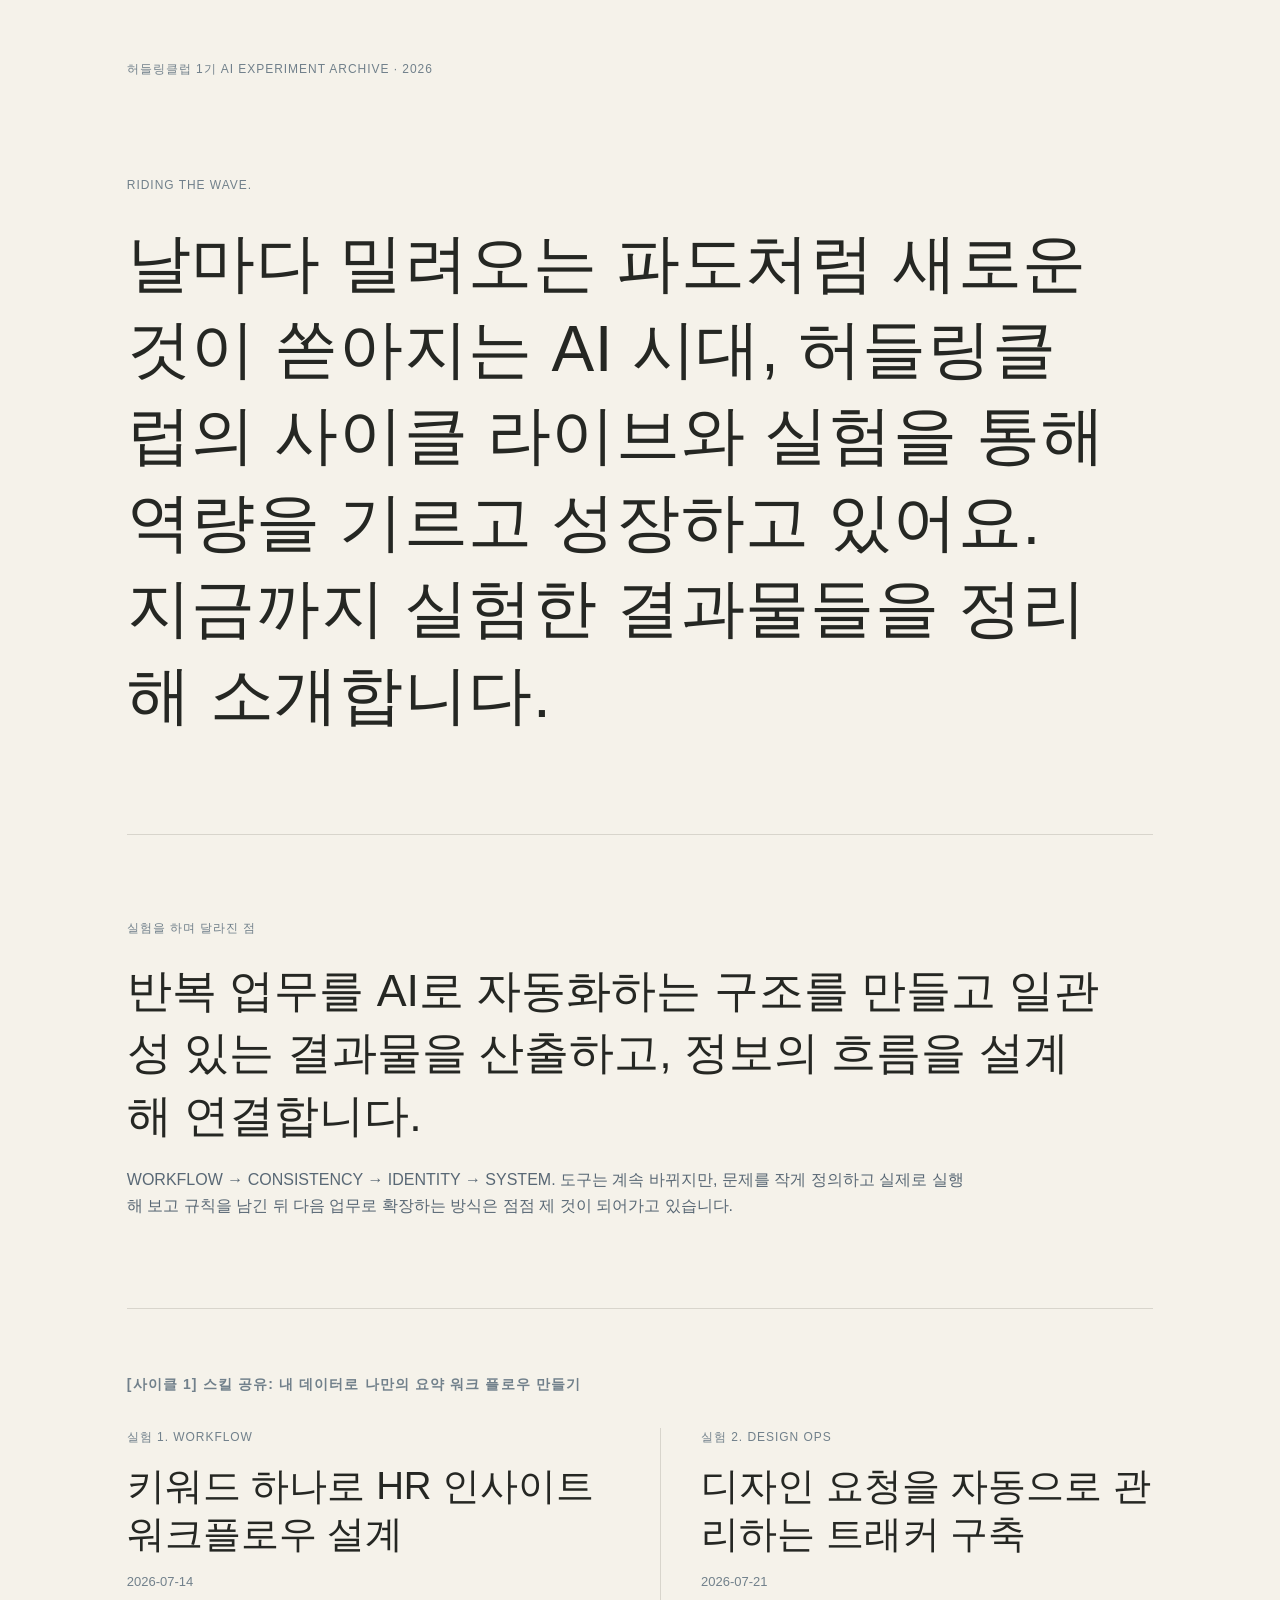
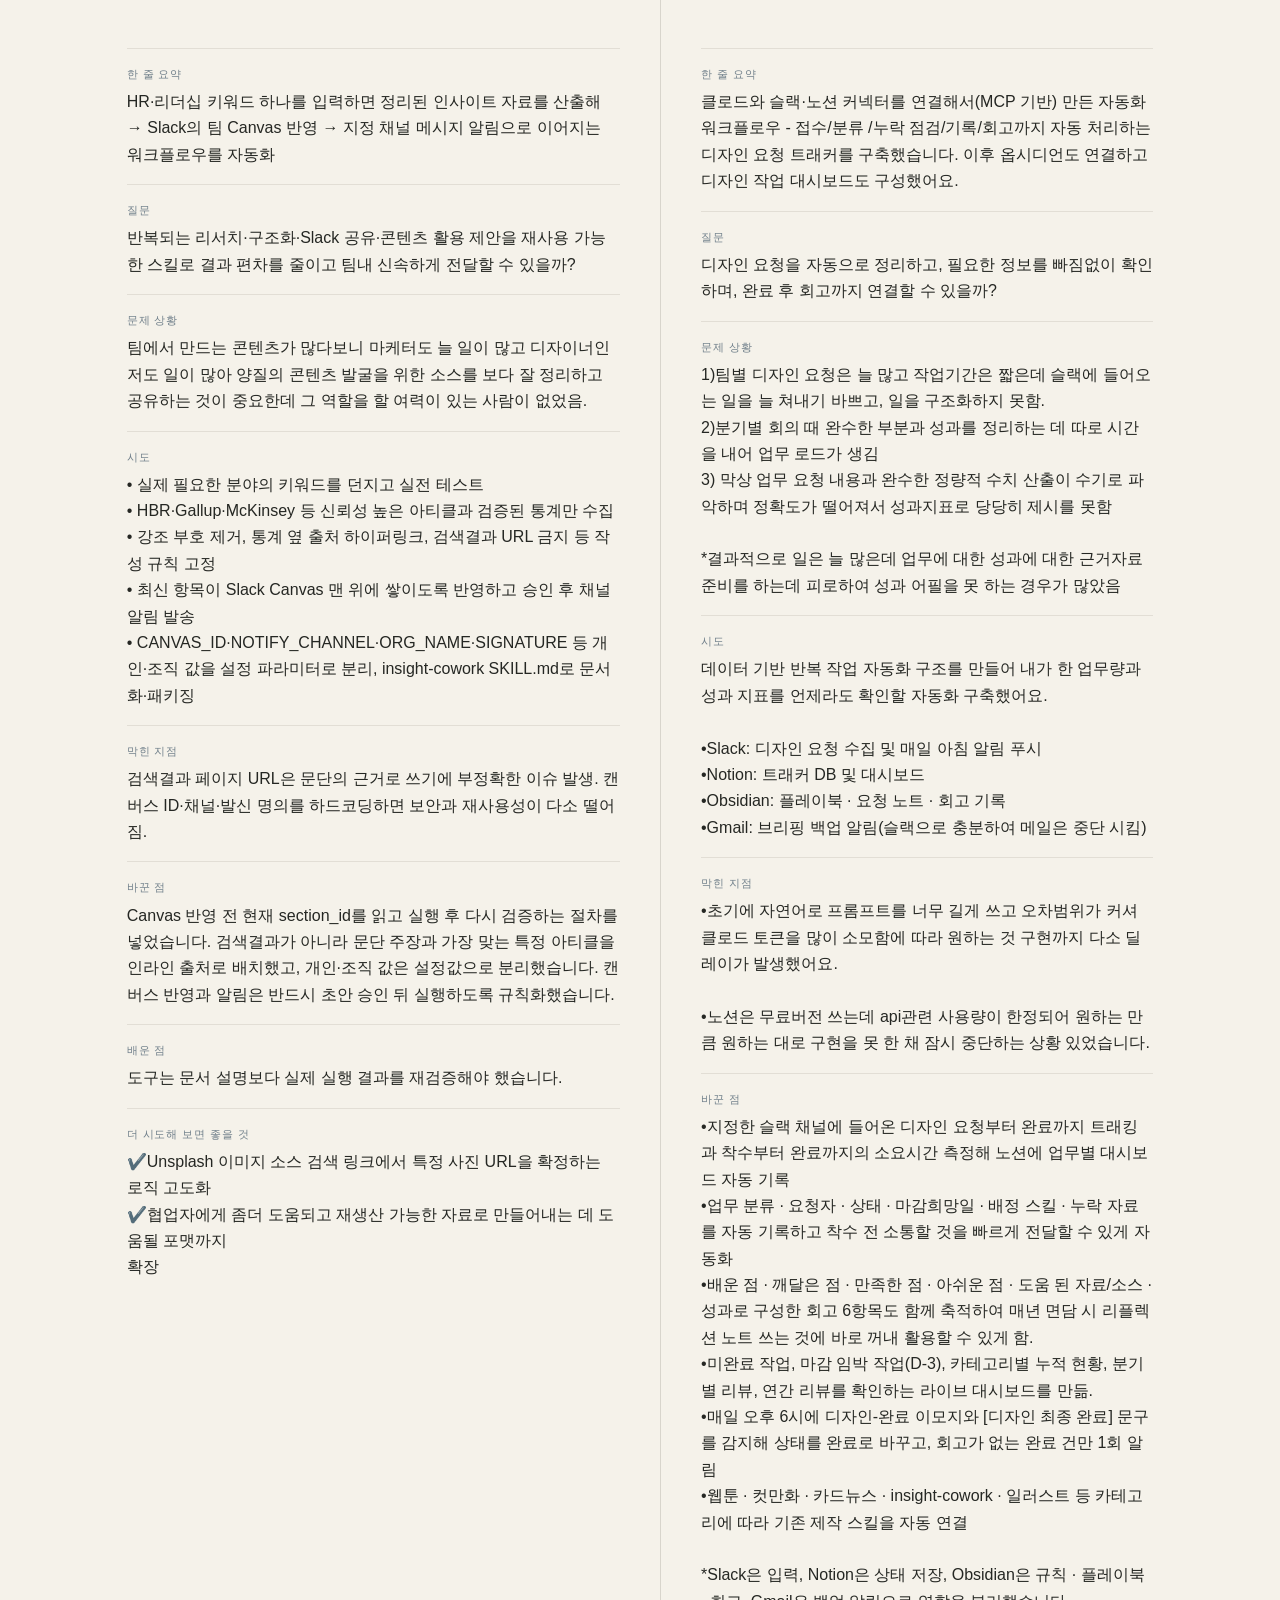
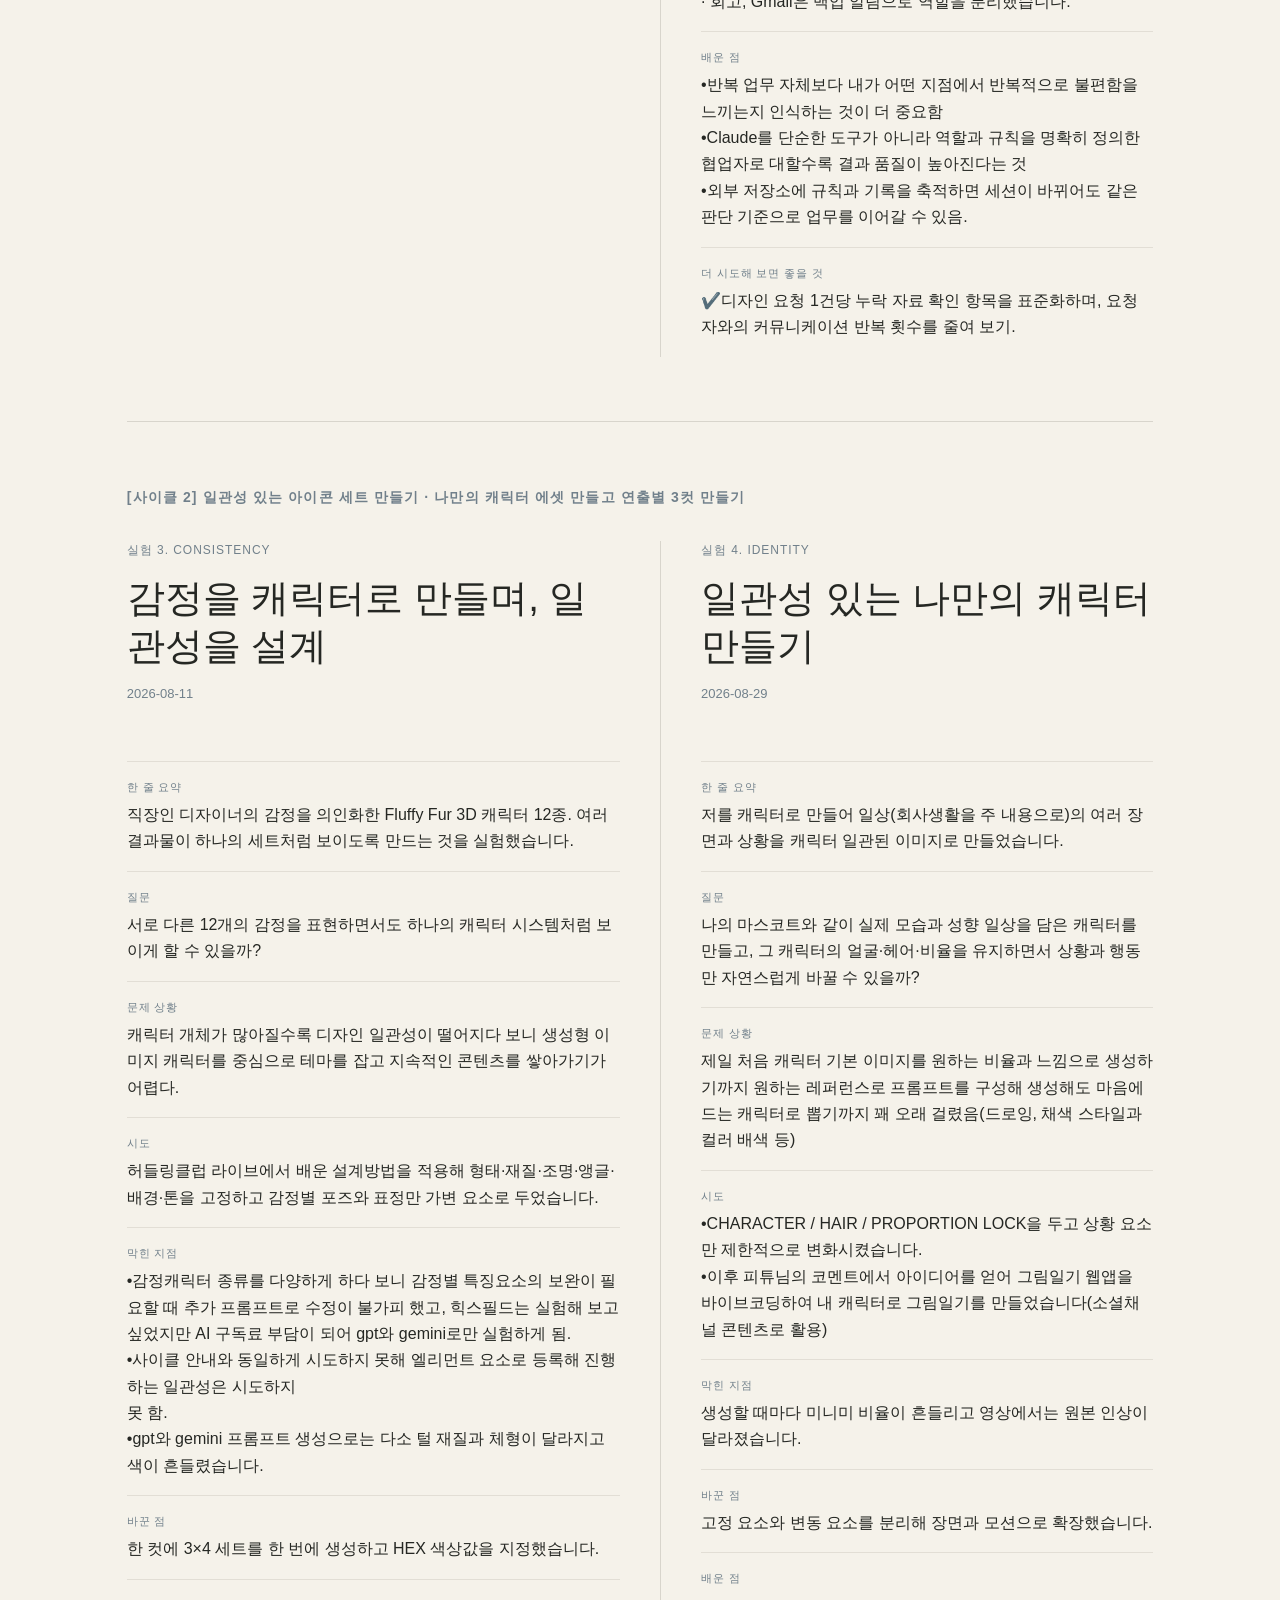
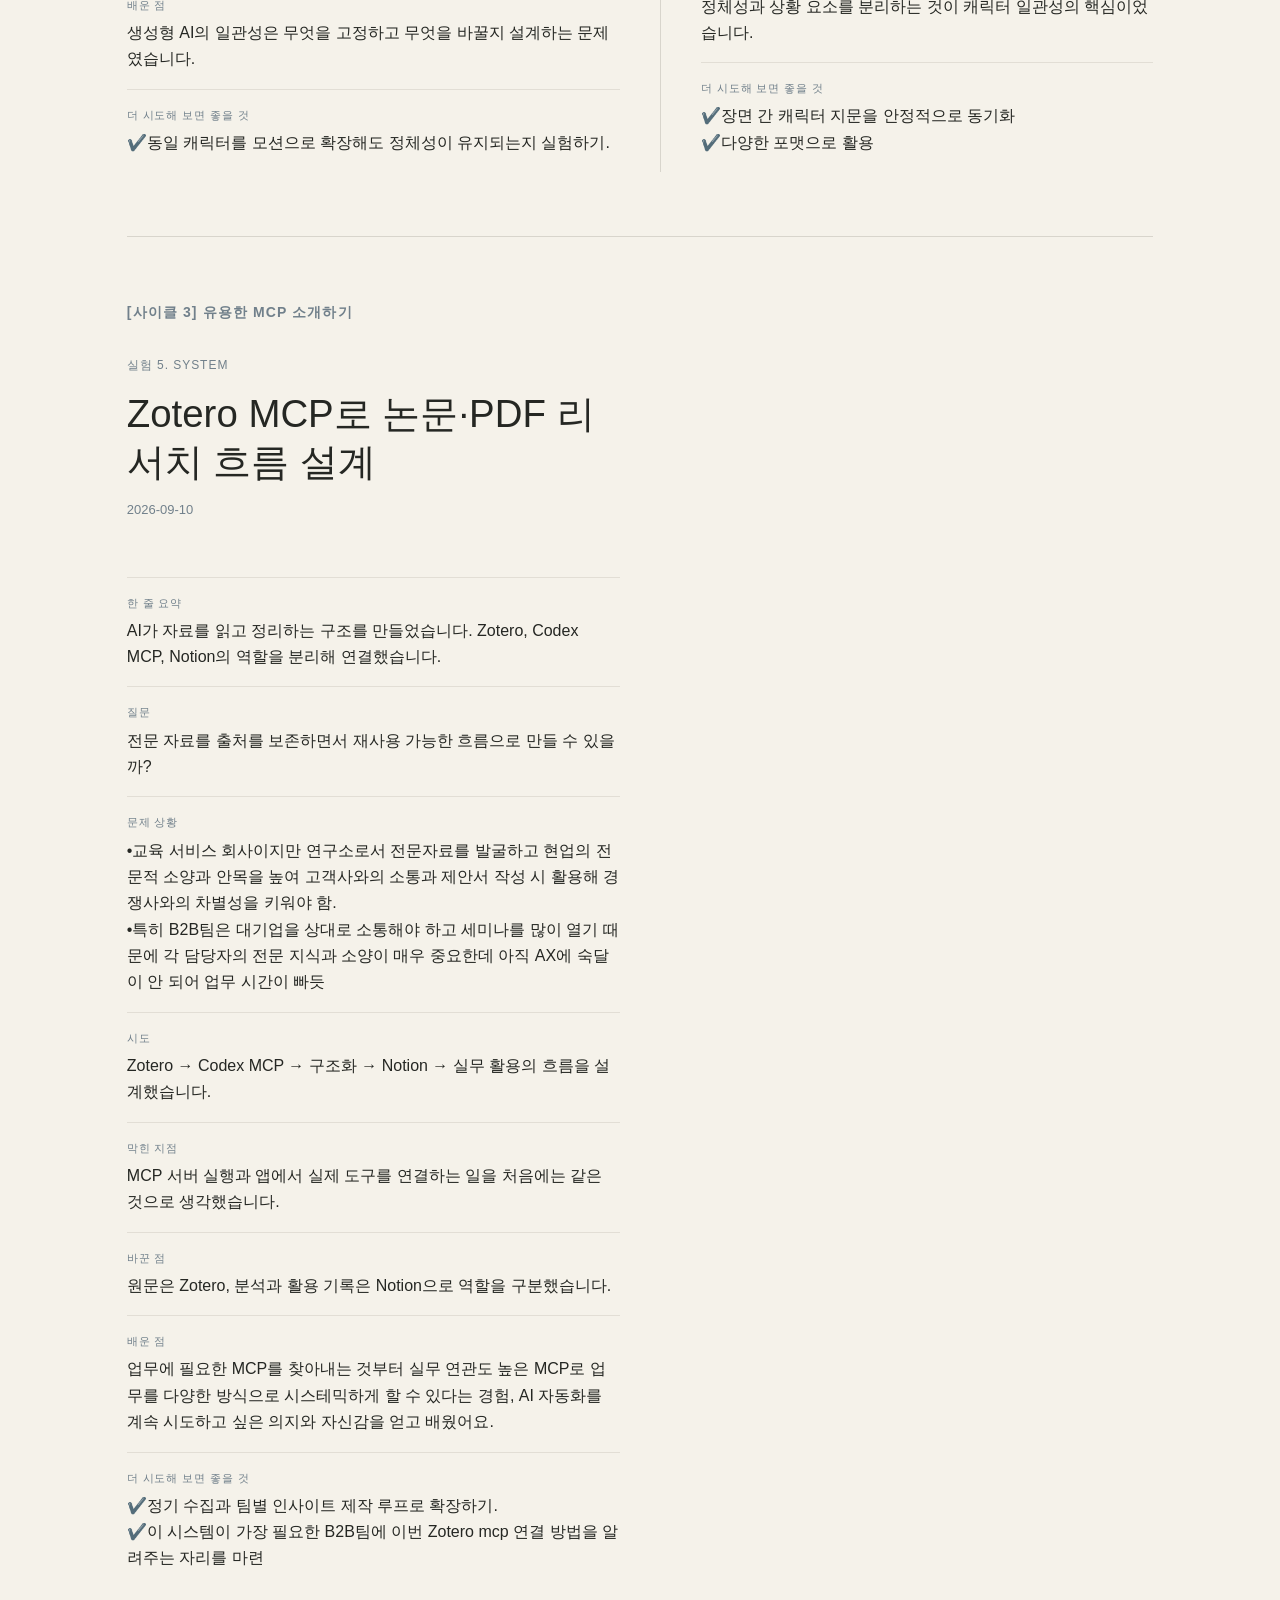
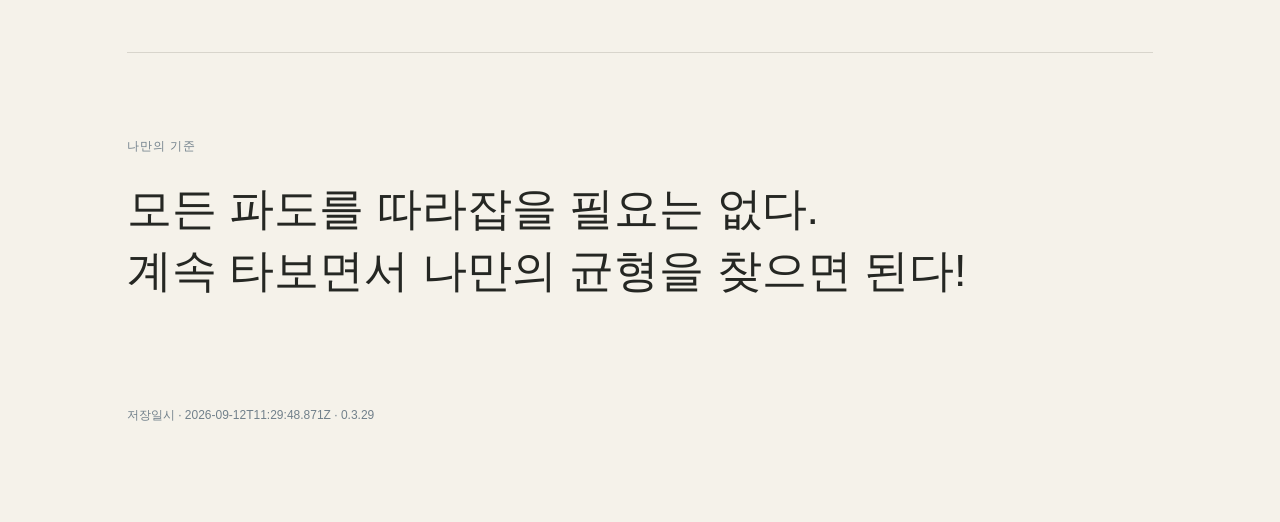
<file: releases/2026-09-12/2029-v0.3.29/index.html>
<!doctype html><html lang="ko"><head><meta charset="utf-8"><meta name="viewport" content="width=device-width,initial-scale=1"><title>허들링클럽 1기 AI Experiment Archive · 2026</title><link rel="stylesheet" href="styles.css"></head><body><main><p class="archive">허들링클럽 1기 AI Experiment Archive · 2026</p><section class="hero"><p class="label">Riding the Wave.</p><h1>날마다 밀려오는 파도처럼 새로운 것이 쏟아지는 AI 시대, 허들링클럽의 사이클 라이브와 실험을 통해 역량을 기르고 성장하고 있어요. 지금까지 실험한 결과물들을 정리해 소개합니다.</h1></section><section class="changed"><p class="eyebrow">실험을 하며 달라진 점</p><h2>반복 업무를 AI로 자동화하는 구조를 만들고 일관성 있는 결과물을 산출하고, 정보의 흐름을 설계해 연결합니다.</h2><p>WORKFLOW → CONSISTENCY → IDENTITY → SYSTEM. 도구는 계속 바뀌지만, 문제를 작게 정의하고 실제로 실행해 보고 규칙을 남긴 뒤 다음 업무로 확장하는 방식은 점점 제 것이 되어가고 있습니다.</p></section><section class="cycle"><header><strong>[사이클 1] 스킬 공유: 내 데이터로 나만의 요약 워크 플로우 만들기</strong></header><div class="pair"><article class="experiment"><div class="eyebrow">실험 1. WORKFLOW</div><h2>키워드 하나로 HR 인사이트 워크플로우 설계</h2><p class="date">2026-07-14</p><div class="media"></div><dl><div><dt>한 줄 요약</dt><dd>HR·리더십 키워드 하나를 입력하면 정리된 인사이트 자료를 산출해 → Slack의 팀 Canvas 반영 → 지정 채널 메시지 알림으로 이어지는 워크플로우를 자동화</dd></div><div><dt>질문</dt><dd>반복되는 리서치·구조화·Slack 공유·콘텐츠 활용 제안을 재사용 가능한 스킬로 결과 편차를 줄이고 팀내 신속하게 전달할 수 있을까?</dd></div><div><dt>문제 상황</dt><dd>팀에서 만드는 콘텐츠가 많다보니 마케터도 늘 일이 많고 디자이너인 저도 일이 많아 양질의 콘텐츠 발굴을 위한 소스를 보다 잘 정리하고 공유하는 것이 중요한데 그 역할을 할 여력이 있는 사람이 없었음.</dd></div><div><dt>시도</dt><dd>• 실제 필요한 분야의 키워드를 던지고 실전 테스트<br>• HBR·Gallup·McKinsey 등 신뢰성 높은 아티클과 검증된 통계만 수집<br>• 강조 부호 제거, 통계 옆 출처 하이퍼링크, 검색결과 URL 금지 등 작성 규칙 고정<br>• 최신 항목이 Slack Canvas 맨 위에 쌓이도록 반영하고 승인 후 채널 알림 발송<br>• CANVAS_ID·NOTIFY_CHANNEL·ORG_NAME·SIGNATURE 등 개인·조직 값을 설정 파라미터로 분리, insight-cowork SKILL.md로 문서화·패키징</dd></div><div><dt>막힌 지점</dt><dd>검색결과 페이지 URL은 문단의 근거로 쓰기에 부정확한 이슈 발생. 캔버스 ID·채널·발신 명의를 하드코딩하면 보안과 재사용성이 다소 떨어짐.</dd></div><div><dt>바꾼 점</dt><dd>Canvas 반영 전 현재 section_id를 읽고 실행 후 다시 검증하는 절차를 넣었습니다. 검색결과가 아니라 문단 주장과 가장 맞는 특정 아티클을 인라인 출처로 배치했고, 개인·조직 값은 설정값으로 분리했습니다. 캔버스 반영과 알림은 반드시 초안 승인 뒤 실행하도록 규칙화했습니다.</dd></div><div><dt>배운 점</dt><dd>도구는 문서 설명보다 실제 실행 결과를 재검증해야 했습니다. </dd></div><div><dt>더 시도해 보면 좋을 것</dt><dd>✔️Unsplash 이미지 소스 검색 링크에서 특정 사진 URL을 확정하는 로직 고도화<br>✔️협업자에게 좀더 도움되고 재생산 가능한 자료로 만들어내는 데 도움될 포맷까지<br>확장</dd></div></dl></article><article class="experiment"><div class="eyebrow">실험 2. DESIGN OPS</div><h2>디자인 요청을 자동으로 관리하는 트래커 구축</h2><p class="date">2026-07-21</p><div class="media"></div><dl><div><dt>한 줄 요약</dt><dd>클로드와 슬랙·노션 커넥터를 연결해서(MCP 기반) 만든 자동화 워크플로우 - 접수/분류 /누락 점검/기록/회고까지 자동 처리하는 디자인 요청 트래커를 구축했습니다. 이후 옵시디언도 연결하고 디자인 작업 대시보드도 구성했어요.</dd></div><div><dt>질문</dt><dd>디자인 요청을 자동으로 정리하고, 필요한 정보를 빠짐없이 확인하며, 완료 후 회고까지 연결할 수 있을까?</dd></div><div><dt>문제 상황</dt><dd>1)팀별 디자인 요청은 늘 많고 작업기간은 짧은데 슬랙에 들어오는 일을 늘 쳐내기 바쁘고, 일을 구조화하지 못함.<br>2)분기별 회의 때 완수한 부분과 성과를 정리하는 데 따로 시간을 내어 업무 로드가 생김<br>3) 막상 업무 요청 내용과 완수한 정량적 수치 산출이 수기로 파악하며 정확도가 떨어져서 성과지표로 당당히 제시를 못함<br><br>*결과적으로 일은 늘 많은데 업무에 대한 성과에 대한 근거자료 준비를 하는데 피로하여 성과 어필을 못 하는 경우가 많았음</dd></div><div><dt>시도</dt><dd>데이터 기반 반복 작업 자동화 구조를 만들어 내가 한 업무량과 성과 지표를 언제라도 확인할 자동화 구축했어요.<br><br>•Slack: 디자인 요청 수집 및 매일 아침 알림 푸시<br>•Notion: 트래커 DB 및 대시보드<br>•Obsidian: 플레이북 · 요청 노트 · 회고 기록<br>•Gmail: 브리핑 백업 알림(슬랙으로 충분하여 메일은 중단 시킴)</dd></div><div><dt>막힌 지점</dt><dd>•초기에 자연어로 프롬프트를 너무 길게 쓰고 오차범위가 커셔 클로드 토큰을 많이 소모함에 따라 원하는 것 구현까지 다소 딜레이가 발생했어요.<br><br>•노션은 무료버전 쓰는데 api관련 사용량이 한정되어 원하는 만큼 원하는 대로 구현을 못 한 채 잠시 중단하는 상황 있었습니다.<br></dd></div><div><dt>바꾼 점</dt><dd>•지정한 슬랙 채널에 들어온 디자인 요청부터 완료까지 트래킹과 착수부터 완료까지의 소요시간 측정해 노션에 업무별 대시보드 자동 기록<br>•업무 분류 · 요청자 · 상태 · 마감희망일 · 배정 스킬 · 누락 자료를 자동 기록하고 착수 전 소통할 것을 빠르게 전달할 수 있게 자동화<br>•배운 점 · 깨달은 점 · 만족한 점 · 아쉬운 점 · 도움 된 자료/소스 · 성과로 구성한 회고 6항목도 함께 축적하여 매년 면담 시 리플렉션 노트 쓰는 것에 바로 꺼내 활용할 수 있게 함.<br>•미완료 작업, 마감 임박 작업(D-3), 카테고리별 누적 현황, 분기별 리뷰, 연간 리뷰를 확인하는 라이브 대시보드를 만듦.<br>•매일 오후 6시에 디자인-완료 이모지와 [디자인 최종 완료] 문구를 감지해 상태를 완료로 바꾸고, 회고가 없는 완료 건만 1회 알림<br>•웹툰 · 컷만화 · 카드뉴스 · insight-cowork · 일러스트 등 카테고리에 따라 기존 제작 스킬을 자동 연결<br><br>*Slack은 입력, Notion은 상태 저장, Obsidian은 규칙 · 플레이북 · 회고, Gmail은 백업 알림으로 역할을 분리했습니다.</dd></div><div><dt>배운 점</dt><dd>•반복 업무 자체보다 내가 어떤 지점에서 반복적으로 불편함을 느끼는지 인식하는 것이 더 중요함<br>•Claude를 단순한 도구가 아니라 역할과 규칙을 명확히 정의한 협업자로 대할수록 결과 품질이 높아진다는 것<br>•외부 저장소에 규칙과 기록을 축적하면 세션이 바뀌어도 같은 판단 기준으로 업무를 이어갈 수 있음.</dd></div><div><dt>더 시도해 보면 좋을 것</dt><dd>✔️디자인 요청 1건당 누락 자료 확인 항목을 표준화하며, 요청자와의 커뮤니케이션 반복 횟수를 줄여 보기.</dd></div></dl></article></div></section><section class="cycle"><header><strong>[사이클 2] 일관성 있는 아이콘 세트 만들기 · 나만의 캐릭터 에셋 만들고 연출별 3컷 만들기</strong></header><div class="pair"><article class="experiment"><div class="eyebrow">실험 3. CONSISTENCY</div><h2>감정을 캐릭터로 만들며, 일관성을 설계</h2><p class="date">2026-08-11</p><div class="media"></div><dl><div><dt>한 줄 요약</dt><dd>직장인 디자이너의 감정을 의인화한 Fluffy Fur 3D 캐릭터 12종. 여러 결과물이 하나의 세트처럼 보이도록 만드는 것을 실험했습니다.</dd></div><div><dt>질문</dt><dd>서로 다른 12개의 감정을 표현하면서도 하나의 캐릭터 시스템처럼 보이게 할 수 있을까?</dd></div><div><dt>문제 상황</dt><dd>캐릭터 개체가 많아질수록 디자인 일관성이 떨어지다 보니 생성형 이미지 캐릭터를 중심으로 테마를 잡고 지속적인 콘텐츠를 쌓아가기가 어렵다.</dd></div><div><dt>시도</dt><dd>허들링클럽 라이브에서 배운 설계방법을 적용해 형태·재질·조명·앵글·배경·톤을 고정하고 감정별 포즈와 표정만 가변 요소로 두었습니다.</dd></div><div><dt>막힌 지점</dt><dd>•감정캐릭터 종류를 다양하게 하다 보니 감정별 특징요소의 보완이 필요할 때 추가 프롬프트로 수정이 불가피 했고, 힉스필드는 실험해 보고 싶었지만 AI 구독료 부담이 되어 gpt와 gemini로만 실험하게 됨. <br>•사이클 안내와 동일하게 시도하지 못해  엘리먼트 요소로 등록해 진행하는 일관성은 시도하지<br>못 함. <br>•gpt와 gemini 프롬프트 생성으로는 다소 털 재질과 체형이 달라지고 색이 흔들렸습니다.</dd></div><div><dt>바꾼 점</dt><dd>한 컷에 3×4 세트를 한 번에 생성하고 HEX 색상값을 지정했습니다.</dd></div><div><dt>배운 점</dt><dd>생성형 AI의 일관성은 무엇을 고정하고 무엇을 바꿀지 설계하는 문제였습니다.</dd></div><div><dt>더 시도해 보면 좋을 것</dt><dd>✔️동일 캐릭터를 모션으로 확장해도 정체성이 유지되는지 실험하기.</dd></div></dl></article><article class="experiment"><div class="eyebrow">실험 4. IDENTITY</div><h2>일관성 있는 나만의 캐릭터 만들기</h2><p class="date">2026-08-29</p><div class="media"></div><dl><div><dt>한 줄 요약</dt><dd>저를 캐릭터로 만들어 일상(회사생활을 주 내용으로)의 여러 장면과 상황을 캐릭터 일관된 이미지로 만들었습니다.</dd></div><div><dt>질문</dt><dd>나의 마스코트와 같이 실제 모습과 성향 일상을 담은 캐릭터를 만들고, 그 캐릭터의 얼굴·헤어·비율을 유지하면서 상황과 행동만 자연스럽게 바꿀 수 있을까?</dd></div><div><dt>문제 상황</dt><dd>제일 처음 캐릭터 기본 이미지를 원하는 비율과 느낌으로 생성하기까지 원하는 레퍼런스로 프롬프트를 구성해 생성해도 마음에 드는 캐릭터로 뽑기까지 꽤 오래 걸렸음(드로잉, 채색 스타일과 컬러 배색 등)</dd></div><div><dt>시도</dt><dd>•CHARACTER / HAIR / PROPORTION LOCK을 두고 상황 요소만 제한적으로 변화시켰습니다.<br>•이후 피튜님의 코멘트에서 아이디어를 얻어 그림일기 웹앱을 바이브코딩하여 내 캐릭터로 그림일기를 만들었습니다(소셜채널 콘텐츠로 활용)</dd></div><div><dt>막힌 지점</dt><dd>생성할 때마다 미니미 비율이 흔들리고 영상에서는 원본 인상이 달라졌습니다.</dd></div><div><dt>바꾼 점</dt><dd>고정 요소와 변동 요소를 분리해 장면과 모션으로 확장했습니다.</dd></div><div><dt>배운 점</dt><dd>정체성과 상황 요소를 분리하는 것이 캐릭터 일관성의 핵심이었습니다.</dd></div><div><dt>더 시도해 보면 좋을 것</dt><dd>✔️장면 간 캐릭터 지문을 안정적으로 동기화<br>✔️다양한 포맷으로 활용</dd></div></dl></article></div></section><section class="cycle"><header><strong>[사이클 3] 유용한 MCP 소개하기</strong></header><div class="pair"><article class="experiment"><div class="eyebrow">실험 5. SYSTEM</div><h2>Zotero MCP로 논문·PDF 리서치 흐름 설계</h2><p class="date">2026-09-10</p><div class="media"></div><dl><div><dt>한 줄 요약</dt><dd>AI가 자료를 읽고 정리하는 구조를 만들었습니다. Zotero, Codex MCP, Notion의 역할을 분리해 연결했습니다.</dd></div><div><dt>질문</dt><dd>전문 자료를 출처를 보존하면서 재사용 가능한 흐름으로 만들 수 있을까?</dd></div><div><dt>문제 상황</dt><dd>•교육 서비스 회사이지만 연구소로서 전문자료를 발굴하고 현업의 전문적 소양과 안목을 높여 고객사와의 소통과 제안서 작성 시 활용해 경쟁사와의 차별성을 키워야 함.<br>•특히 B2B팀은 대기업을 상대로 소통해야 하고 세미나를 많이 열기 때문에 각 담당자의 전문 지식과 소양이 매우 중요한데 아직 AX에 숙달이 안 되어 업무 시간이 빠듯</dd></div><div><dt>시도</dt><dd>Zotero → Codex MCP → 구조화 → Notion → 실무 활용의 흐름을 설계했습니다.</dd></div><div><dt>막힌 지점</dt><dd>MCP 서버 실행과 앱에서 실제 도구를 연결하는 일을 처음에는 같은 것으로 생각했습니다.</dd></div><div><dt>바꾼 점</dt><dd>원문은 Zotero, 분석과 활용 기록은 Notion으로 역할을 구분했습니다.</dd></div><div><dt>배운 점</dt><dd>업무에 필요한 MCP를 찾아내는 것부터 실무 연관도 높은 MCP로 업무를 다양한 방식으로 시스테믹하게 할 수 있다는 경험, AI 자동화를 계속 시도하고 싶은 의지와 자신감을 얻고 배웠어요.</dd></div><div><dt>더 시도해 보면 좋을 것</dt><dd>✔️정기 수집과 팀별 인사이트 제작 루프로 확장하기.<br>✔️이 시스템이 가장 필요한 B2B팀에 이번 Zotero mcp 연결 방법을 알려주는 자리를 마련</dd></div></dl></article></div></section><section class="principle"><p class="eyebrow">나만의 기준</p><h2>모든 파도를 따라잡을 필요는 없다.<br>계속 타보면서 나만의 균형을 찾으면 된다!</h2></section><footer>저장일시 · 2026-09-12T11:29:48.871Z · 0.3.29</footer></main></body></html>
</file>
<file: releases/2026-09-12/2029-v0.3.29/styles.css>
:root{color-scheme:light;--ink:#252723;--muted:#71808b;--line:#d8d5cc;--paper:#f5f2ea}*{box-sizing:border-box}body{margin:0;background:var(--paper);color:var(--ink);font-family:Arial,"Malgun Gothic",sans-serif;line-height:1.65}main{max-width:1180px;margin:0 auto;padding:48px 6vw 96px}.archive,.label,.eyebrow{font-size:12px;letter-spacing:.08em;color:var(--muted);text-transform:uppercase}.hero{padding:72px 0 96px;border-bottom:1px solid var(--line)}.hero h1{max-width:980px;margin:24px 0 0;font-size:clamp(34px,5vw,72px);line-height:1.35;font-weight:400;white-space:pre-line;letter-spacing:.01em}.changed{padding:72px 0;border-bottom:1px solid var(--line)}.changed h2,.principle h2{max-width:980px;margin:20px 0;font-size:clamp(26px,3.5vw,52px);line-height:1.4;font-weight:400;white-space:pre-line}.changed>p:last-child{max-width:850px;color:#596875;white-space:pre-line}.cycle{padding:64px 0;border-bottom:1px solid var(--line)}.cycle>header{display:flex;justify-content:space-between;align-items:baseline;margin-bottom:32px}.cycle>header strong{font-size:14px;letter-spacing:.08em;color:var(--muted)}.cycle>header span{font-size:12px;color:#9a988f}.pair{display:grid;grid-template-columns:repeat(2,minmax(0,1fr));gap:40px}.experiment{min-width:0}.experiment+.experiment{border-left:1px solid var(--line);padding-left:40px}.experiment h2{font-size:clamp(24px,3vw,42px);line-height:1.25;font-weight:400;margin:14px 0 8px}.date{color:var(--muted);font-size:13px}.media{display:grid;gap:12px;margin:28px 0}.media img,.media video{display:block;width:100%;max-height:560px;object-fit:contain;background:#e7e3d9}.experiment dl{margin:0}.experiment dl>div{padding:16px 0;border-top:1px solid #e2ded5}.experiment dt{font-size:11px;letter-spacing:.08em;text-transform:uppercase;color:var(--muted)}.experiment dd{margin:6px 0 0;white-space:pre-line}.principle{padding:72px 0}.principle h2{margin-bottom:0}footer{padding-top:32px;color:var(--muted);font-size:12px}@media(max-width:760px){main{padding:28px 20px 64px}.hero{padding:48px 0 64px}.pair{grid-template-columns:1fr;gap:40px}.experiment+.experiment{border-left:0;border-top:1px solid var(--line);padding:40px 0 0}.cycle{padding:48px 0}.cycle>header{margin-bottom:24px}}
</file>
